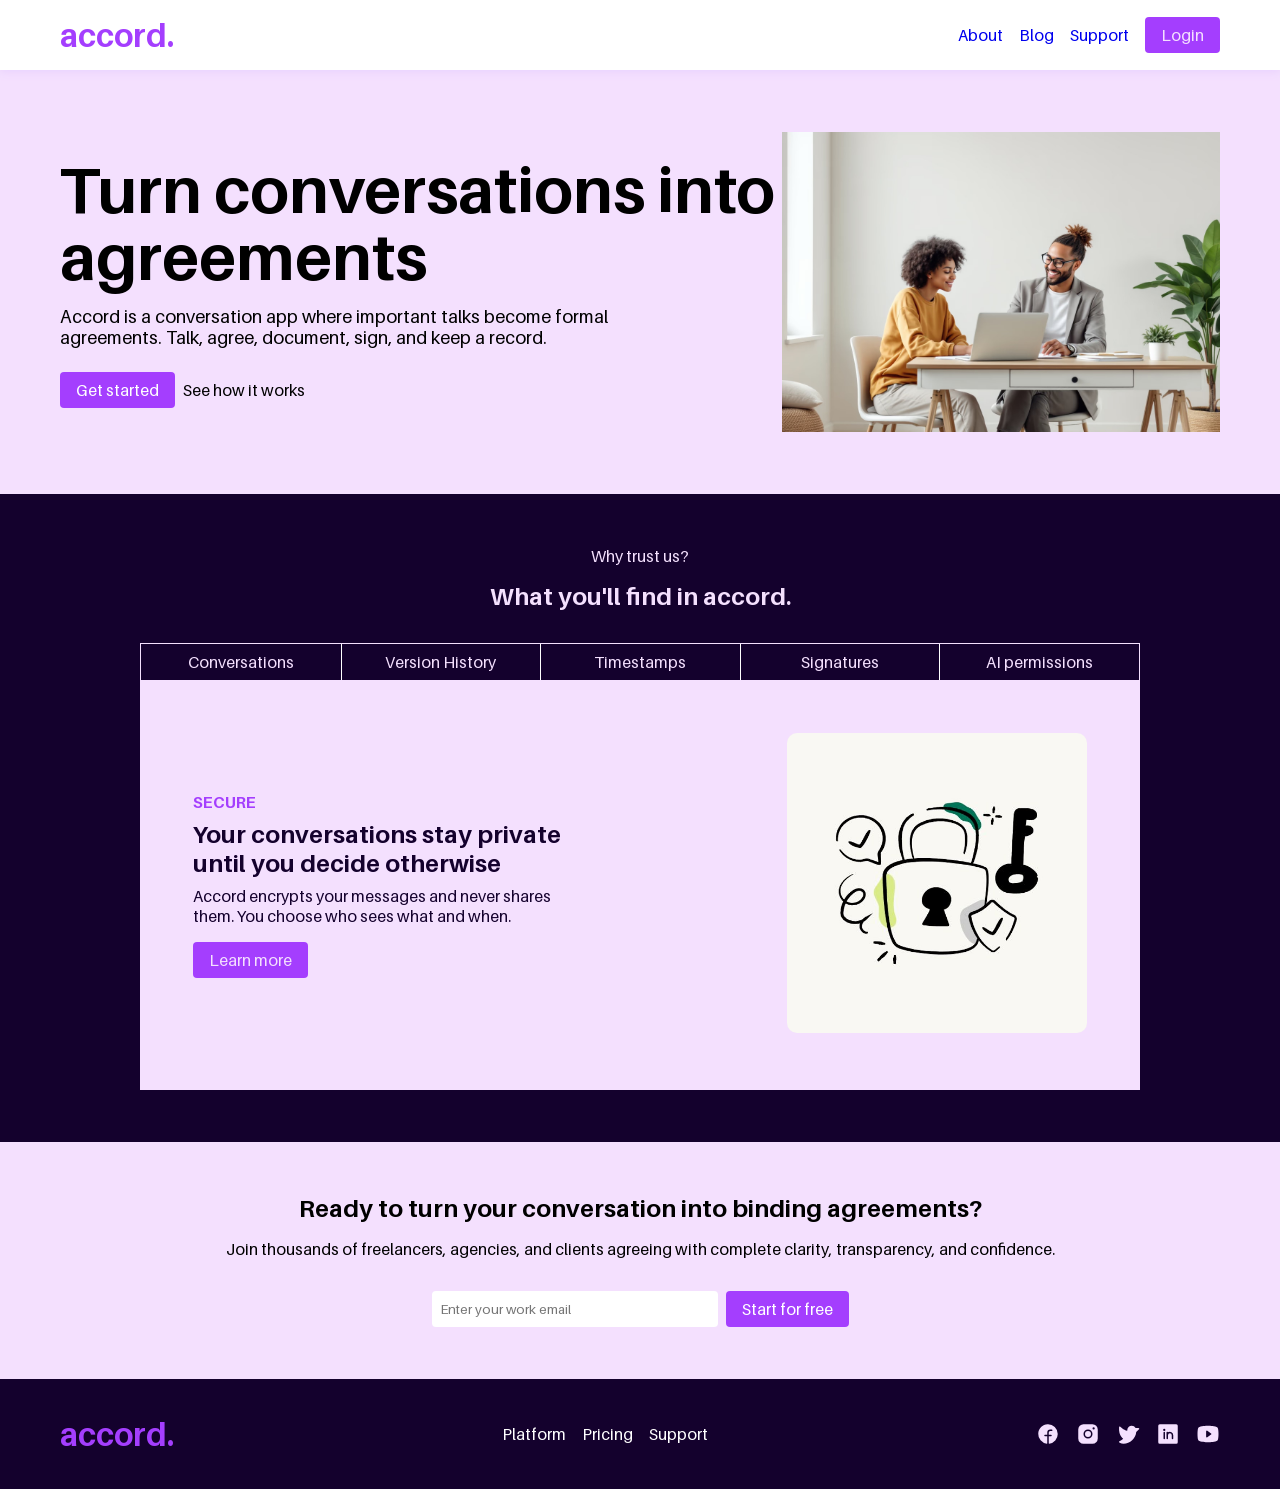
<file: index.html>
<!-- Next work on the desktop screens,
- add href to .logo 
- share favicon with other pages
- add back to top
- link sections in the footer -->
<!doctype html>
<html lang="en">
  <head>
    <meta charset="UTF-8" />
    <meta name="viewport" content="width=device-width, initial-scale=1.0" />
    <title>Welcome to Accord</title>
    <link rel="stylesheet" href="css/style.css" />
    <link rel="icon" type="image/svg+xml" href="assets/images/favicon.svg">
  </head>

  <body>
    <header>
      <div class="navbar">
        <h1 class="logo">accord.</h1>
        <ul class="nav-links">
          <li><a href="about.html">About</a></li>
          <li><a href="blog.html">Blog</a></li>
          <li><a href="support.html">Support</a></li>
          <li>
            <a href="pages/auth/login.html"><button
                class="btn-cta">Login</button></a>
          </li>
        </ul>
      </div>
    </header>

    <main>
      <!-- hero section -->

      <section class="hero">
        <div class="hero-container">
          <div class="hero-text-cta">
            <div class="hero-text">
              <h1>Turn conversations into agreements</h1>
              <p>
                Accord is a conversation app where important talks become formal
                agreements. Talk, agree, document, sign, and keep a record.
              </p>
            </div>
            <div class="hero-btn-cta">
              <button class="btn-cta">
                <a href="pages/auth/signup.html">Get started</a>
              </button>
              <button class="o-cta">
                <a href="../pages/about.html">See how it works</a>
              </button>
            </div>
          </div>
          <div class="hero-image">
            <img id="hero1" src="../assets/images/hero1.jpg" alt="hero image" />
          </div>
        </div>
      </section>

      <!-- How accord works section -->
      <section class="step-section">
        <div class="steps-intro-text">
          <span class="step-caption">simple by design</span>
          <h2>How conversations become legally enforceable agreements</h2>
        </div>
        <div class="steps">
          <div class="step1">
            <img src="../assets/images/dp.jpg" alt="image of chat on phone" />
            <div>
              <span>01</span>
              <div>
                <h4>Start a conversation</h4>
                <p>
                  Open a thread with your client, partner, or contractor. Talk
                  freely about deliverables, terms, and expectations without
                  intimidating templates.
                </p>
              </div>
            </div>
          </div>

          <!-- step 2 -->
          <div class="step2">
            <img src="../assets/images/dp.jpg" />
            <div>
              <span>02</span>
              <div>
                <h4>Accord drafts the terms</h4>
                <p>
                  As terms emerge (like ₦350k for brand redesign across 4
                  weeks), Accord structures them into clean, precise clauses
                  ready for review.
                </p>
              </div>
            </div>
          </div>

          <!-- step 3 -->
          <div class="step3">
            <img src="../assets/images/dp.jpg" />
            <div>
              <span>03</span>
              <div>
                <h4>Review together in sync</h4>
                <p>
                  Both parties preview the living Accord side-by-side. Suggest a
                  change in chat, and watch the document update live with mutual
                  consent.
                </p>
              </div>
            </div>
          </div>

          <!-- step 4 -->
          <div class="step4">
            <img src="../assets/images/dp.jpg" />
            <div>
              <span>04</span>
              <div>
                <h4>Sign & keep a record</h4>
                <p>
                  Execute with compliant cryptographic e-signatures. Receive
                  audit receipts and store all historical records in your secure
                  archive.
                </p>
              </div>
            </div>
          </div>
        </div>
      </section>

      <!-- features -->
      <section class="features-section">
        <div class="features-caption">
          <span>Why trust us?</span>
          <h2>What you'll find in accord.</h2>
        </div>

        <div class="feature-screens">
          <div class="feature-list">
            <button class="features-btn" id="feature1">Conversations</button>
            <button class="features-btn" id="feature2">Version History</button>
            <button class="features-btn" id="feature3">Timestamps</button>
            <button class="features-btn" id="feature4">Signatures</button>
            <button class="features-btn" id="feature5">AI permissions</button>
          </div>

          <div class="feature-display">
            <div class="feature-context">
              <div class="feature-text">
                <h4>Secure</h4>
                <h2>
                  Your conversations stay private until you decide otherwise
                </h2>
                <p>
                  Accord encrypts your messages and never shares them. You
                  choose who sees what and when.
                </p>
              </div>
              <div>
                <button>Learn more</button>
              </div>
            </div>
            <div class="feature-image">
              <img src="../assets/images/secure.jpg"
                alt="feature image" />
            </div>
          </div>

        </div>
      </section>

      <!-- testimonials -->
      <section class="testimonials-section">
        <div class="testimonial-captiom">
          <h3>Customer Testimonials</h3>
          <span>People use accord to turn talk into signed work</span>
        </div>
      </section>

      <!-- subscribe to newsletter -->
      <section class="newsletter-section">
        <div class="newsletter-text-container">
          <h2>Ready to turn your conversation into binding agreements?</h2>
          <p>
            Join thousands of freelancers, agencies, and clients agreeing with
            complete clarity, transparency, and confidence.
          </p>
        </div>
        <div class="form">
          <input type="email" placeholder="Enter your work email" size="36" />
          <button type="submit" class="btn-cta">Start for free</button>
        </div>
      </section>
    </main>

    <footer>
      <div>
        <h1 class="logo">accord.</h1>
        <div>
          <span>Platform</span>
          <span>Pricing</span>
          <span>Support</span>
        </div>
        <div class="socials">
          <!-- facebook -->
          <svg xmlns="http://www.w3.org/2000/svg" viewBox="0 0 256 256">
            <rect width="256" height="256" fill="none" />
            <path
              fill="currentColor"
              d="M232,128a104.16,104.16,0,0,1-91.55,103.26,4,4,0,0,1-4.45-4V152h24a8,8,0,0,0,8-8.53,8.17,8.17,0,0,0-8.25-7.47H136V112a16,16,0,0,1,16-16h16a8,8,0,0,0,8-8.53A8.17,8.17,0,0,0,167.73,80H152a32,32,0,0,0-32,32v24H96a8,8,0,0,0-8,8.53A8.17,8.17,0,0,0,96.27,152H120v75.28a4,4,0,0,1-4.44,4A104.15,104.15,0,0,1,24.07,124.09c2-54,45.74-97.9,99.78-100A104.12,104.12,0,0,1,232,128Z" />
          </svg>
          <!-- instagram -->
          <svg xmlns="http://www.w3.org/2000/svg" viewBox="0 0 256 256">
            <rect width="256" height="256" fill="none" />
            <path
              fill="currentColor"
              d="M160,128a32,32,0,1,1-32-32A32,32,0,0,1,160,128Zm72-48v96a56.06,56.06,0,0,1-56,56H80a56.06,56.06,0,0,1-56-56V80A56.06,56.06,0,0,1,80,24h96A56.06,56.06,0,0,1,232,80Zm-56,48a48,48,0,1,0-48,48A48.05,48.05,0,0,0,176,128Zm24-60a12,12,0,1,0-12,12A12,12,0,0,0,200,68Z" />
          </svg>
          <!-- twitter -->
          <svg xmlns="http://www.w3.org/2000/svg" viewBox="0 0 256 256">
            <rect width="256" height="256" fill="none" />
            <path
              fill="currentColor"
              d="M245.66,77.66l-29.9,29.9C209.72,177.58,150.67,232,80,232c-14.52,0-26.49-2.3-35.58-6.84-7.33-3.67-10.33-7.6-11.08-8.72a8,8,0,0,1,3.85-11.93c.26-.1,24.24-9.31,39.47-26.84a110.93,110.93,0,0,1-21.88-24.2c-12.4-18.41-26.28-50.39-22-98.18a8,8,0,0,1,13.65-4.92c.35.35,33.28,33.1,73.54,43.72V88a47.87,47.87,0,0,1,14.36-34.3A46.87,46.87,0,0,1,168.1,40a48.66,48.66,0,0,1,41.47,24H240a8,8,0,0,1,5.66,13.66Z" />
          </svg>
          <!-- linkedin -->
          <svg xmlns="http://www.w3.org/2000/svg" viewBox="0 0 256 256">
            <rect width="256" height="256" fill="none" />
            <path
              fill="currentColor"
              d="M216,24H40A16,16,0,0,0,24,40V216a16,16,0,0,0,16,16H216a16,16,0,0,0,16-16V40A16,16,0,0,0,216,24ZM96,176a8,8,0,0,1-16,0V112a8,8,0,0,1,16,0ZM88,96a12,12,0,1,1,12-12A12,12,0,0,1,88,96Zm96,80a8,8,0,0,1-16,0V140a20,20,0,0,0-40,0v36a8,8,0,0,1-16,0V112a8,8,0,0,1,15.79-1.78A36,36,0,0,1,184,140Z" />
          </svg>
          <!-- youtube -->
          <svg xmlns="http://www.w3.org/2000/svg" viewBox="0 0 256 256">
            <rect width="256" height="256" fill="none" />
            <path
              fill="currentColor"
              d="M234.33,69.52a24,24,0,0,0-14.49-16.4C185.56,39.88,131,40,128,40s-57.56-.12-91.84,13.12a24,24,0,0,0-14.49,16.4C19.08,79.5,16,97.74,16,128s3.08,48.5,5.67,58.48a24,24,0,0,0,14.49,16.41C69,215.56,120.4,216,127.34,216h1.32c6.94,0,58.37-.44,91.18-13.11a24,24,0,0,0,14.49-16.41c2.59-10,5.67-28.22,5.67-58.48S236.92,79.5,234.33,69.52Zm-73.74,65-40,28A8,8,0,0,1,108,156V100a8,8,0,0,1,12.59-6.55l40,28a8,8,0,0,1,0,13.1Z" />
          </svg>
        </div>
      </div>
    </footer>

    <script src="./js/script.js"></script>
  </body>
</html>
</file>
<file: css/style.css>
*,
*::before,
*::after {
  box-sizing: border-box;
  margin: 0;
  padding: 0;
  font-family: "Aileron";
}

@font-face {
  font-family: "Aileron";
  src:
    url("../assets/fonts/Aileron-BoldItalic.woff2") format("woff2"),
    url("../assets/fonts/Aileron-BoldItalic.woff") format("woff");
  font-weight: bold;
  font-style: italic;
  font-display: swap;
}

@font-face {
  font-family: "Aileron";
  src:
    url("../assets/fonts/Aileron-Heavy.woff2") format("woff2"),
    url("../assets/fonts/Aileron-Heavy.woff") format("woff");
  font-weight: 900;
  font-style: normal;
  font-display: swap;
}

@font-face {
  font-family: "Aileron";
  src:
    url("../assets/fonts/Aileron-HeavyItalic.woff2") format("woff2"),
    url("../assets/fonts/Aileron-HeavyItalic.woff") format("woff");
  font-weight: 900;
  font-style: italic;
  font-display: swap;
}

@font-face {
  font-family: "Aileron";
  src:
    url("../assets/fonts/Aileron-Italic.woff2") format("woff2"),
    url("../assets/fonts/Aileron-Italic.woff") format("woff");
  font-weight: normal;
  font-style: italic;
  font-display: swap;
}

@font-face {
  font-family: "Aileron";
  src:
    url("../assets/fonts/Aileron-Light.woff2") format("woff2"),
    url("../assets/fonts/Aileron-Light.woff") format("woff");
  font-weight: 300;
  font-style: normal;
  font-display: swap;
}

@font-face {
  font-family: "Aileron";
  src:
    url("../assets/fonts/Aileron-LightItalic.woff2") format("woff2"),
    url("../assets/fonts/Aileron-LightItalic.woff") format("woff");
  font-weight: 300;
  font-style: italic;
  font-display: swap;
}

@font-face {
  font-family: "Aileron";
  src:
    url("../assets/fonts/Aileron-Regular.woff2") format("woff2"),
    url("../assets/fonts/Aileron-Regular.woff") format("woff");
  font-weight: normal;
  font-style: normal;
  font-display: swap;
}

@font-face {
  font-family: "Aileron";
  src:
    url("../assets/fonts/Aileron-SemiBold.woff2") format("woff2"),
    url("../assets/fonts/Aileron-SemiBold.woff") format("woff");
  font-weight: 600;
  font-style: normal;
  font-display: swap;
}

@font-face {
  font-family: "Aileron";
  src:
    url("../assets/fonts/Aileron-SemiBoldItalic.woff2") format("woff2"),
    url("../assets/fonts/Aileron-SemiBoldItalic.woff") format("woff");
  font-weight: 600;
  font-style: italic;
  font-display: swap;
}

@font-face {
  font-family: "Aileron";
  src:
    url("../assets/fonts/Aileron-Thin.woff2") format("woff2"),
    url("../assets/fonts/Aileron-Thin.woff") format("woff");
  font-weight: 100;
  font-style: normal;
  font-display: swap;
}

@font-face {
  font-family: "Aileron";
  src:
    url("../assets/fonts/Aileron-ThinItalic.woff2") format("woff2"),
    url("../assets/fonts/Aileron-ThinItalic.woff") format("woff");
  font-weight: 100;
  font-style: italic;
  font-display: swap;
}

@font-face {
  font-family: "Aileron";
  src:
    url("../assets/fonts/Aileron-UltraLight.woff2") format("woff2"),
    url("../assets/fonts/Aileron-UltraLight.woff") format("woff");
  font-weight: 200;
  font-style: normal;
  font-display: swap;
}

@font-face {
  font-family: "Aileron";
  src:
    url("Aileron-UltraLightItalic.woff2") format("woff2"),
    url("Aileron-UltraLightItalic.woff") format("woff");
  font-weight: 200;
  font-style: italic;
  font-display: swap;
}

@font-face {
  font-family: "Aileron";
  src:
    url("../assets/fonts/Aileron-Black.woff2") format("woff2"),
    url("../assets/fonts/Aileron-Black.woff") format("woff");
  font-weight: 900;
  font-style: normal;
  font-display: swap;
}

@font-face {
  font-family: "Aileron";
  src:
    url("../assets/fonts/Aileron-BlackItalic.woff2") format("woff2"),
    url("../assets/fonts/Aileron-BlackItalic.woff") format("woff");
  font-weight: 900;
  font-style: italic;
  font-display: swap;
}

@font-face {
  font-family: "Aileron";
  src:
    url("../assets/fonts/Aileron-Bold.woff2") format("woff2"),
    url("../assets/fonts/Aileron-Bold.woff") format("woff");
  font-weight: bold;
  font-style: normal;
  font-display: swap;
}

svg {
  height: 24px;
  width: 24px;
  color: var(--lavender-veil);
}

svg:hover {
  background-color: var(--hyper-magenta);
  padding: 4px;
  border-radius: 100%;
}

:root {
  /* =========================================================
     1. SPACING
     Base unit: 4px
     Range: 0px - 72px
     ========================================================= */

  --space-0: 0;
  --space-1: 0.25rem; /* 4px */
  --space-2: 0.5rem; /* 8px */
  --space-3: 0.75rem; /* 12px */
  --space-4: 1rem; /* 16px */
  --space-5: 1.25rem; /* 20px */
  --space-6: 1.5rem; /* 24px */
  --space-7: 1.75rem; /* 28px */
  --space-8: 2rem; /* 32px */
  --space-9: 2.25rem; /* 36px */
  --space-10: 2.5rem; /* 40px */
  --space-11: 2.75rem; /* 44px */
  --space-12: 3rem; /* 48px */
  --space-13: 3.25rem; /* 52px */
  --space-14: 3.5rem; /* 56px */
  --space-15: 3.75rem; /* 60px */
  --space-16: 4rem; /* 64px */
  --space-17: 4.25rem; /* 68px */
  --space-18: 4.5rem; /* 72px */

  /* =========================================================
     2. TYPOGRAPHY
     ========================================================= */

  /* -------------------------
     Display / Large headings
     ------------------------- */

  --text-display: clamp(4rem, 8vw, 13.4375rem); /* 64px → 215px */

  --text-h1: 6rem; /* 96px */
  --text-h2: 4.5rem; /* 72px */
  --text-h3: 3.5rem; /* 56px */
  --text-h4: 2.5rem; /* 40px */
  --text-h5: 2rem; /* 32px */
  --text-h6: 1.5rem; /* 24px */

  /* -------------------------
     Responsive large headings
     Use these when headings
     need to scale with viewport
     ------------------------- */

  --text-h1-fluid: clamp(2rem, 5vw, 7rem);
  --text-h2-fluid: clamp(2.5rem, 5vw, 4.5rem);
  --text-h3-fluid: clamp(2rem, 4vw, 3.5rem);
  --text-h4-fluid: clamp(1.75rem, 3vw, 2.5rem);

  /* -------------------------
     Body
     ------------------------- */

  --text-body-lg: 1.125rem; /* 18px */
  --text-body: 1rem; /* 16px */
  --text-body-sm: 0.875rem; /* 14px */

  /* Caption */
  --text-caption: 0.75rem; /* 12px */

  /* =========================================================
     3. BRAND COLORS
     ========================================================= */

  --lavender-veil: #f4e0fe;
  --dark-amethyst: #14012d;
  --thistle: #e8d1fd;
  --hyper-magenta: #a43efe;
  --electric-royal: #0b128f;

  /* =========================================================
     4. NEUTRALS
     These support the brand colors.
     ========================================================= */

  --white: #ffffff;
  --black: #000000;

  --neutral-50: #fcfafd;
  --neutral-100: #f7f3fa;
  --neutral-200: #eee8f2;
  --neutral-300: #ddd4e3;
  --neutral-400: #b9afc0;
  --neutral-500: #918697;
  --neutral-600: #6e6375;
  --neutral-700: #4c414f;
  --neutral-800: #302634;
  --neutral-900: #1b1420;

  /* =========================================================
     5. BACKGROUNDS
     ========================================================= */

  --bg-primary: #ffffff;
  --bg-secondary: var(--neutral-50);
  --bg-tertiary: var(--lavender-veil);

  --bg-brand: var(--dark-amethyst);
  --bg-brand-soft: var(--lavender-veil);

  --bg-interactive: var(--hyper-magenta);
  --bg-interactive-hover: #8f2be5;
  --bg-interactive-active: #781fc5;

  --bg-accent: var(--electric-royal);

  /* =========================================================
     6. SURFACES
     ========================================================= */

  --surface-primary: #ffffff;
  --surface-secondary: #fcfafd;
  --surface-tertiary: #f4e0fe;

  --surface-raised: #ffffff;
  --surface-overlay: rgba(20, 1, 45, 0.04);

  --surface-brand: var(--dark-amethyst);
  --surface-brand-soft: var(--lavender-veil);

  /* =========================================================
     7. TEXT
     ========================================================= */

  --text-primary: var(--dark-amethyst);
  --text-secondary: #4c414f;
  --text-tertiary: #6e6375;
  --text-muted: #918697;

  --text-disabled: #b9afc0;

  --text-inverse: #ffffff;

  --text-brand: var(--hyper-magenta);
  --text-accent: var(--electric-royal);
}

header,
section,
footer {
  padding: 0px 60px;
}
header {
  position: sticky;
  top: 0;
  z-index: 100000;
  background-color: var(--bg-primary);
  filter: drop-shadow(0px 2px 4px var(--thistle));
}

.navbar {
  display: flex;
  justify-content: space-between;
  align-items: center;
  /* padding: var(--space-4) var(--space-6); */
  background-color: var(--bg-primary);
  /* box-shadow: 0 2px 4px rgba(0, 0, 0, 0.1); */
  padding: 16px 0px;
}

.nav-links {
  display: flex;
  gap: 16px;
  align-items: center;
}

.nav-links li {
  list-style: none;
}

.nav-links li a {
  text-decoration: none;
}
button {
  font-family: "Aileron";
  font-size: var(--text-brand);
}
button a {
  text-decoration: none;
  color: black;
}
.btn-cta {
  background-color: var(--bg-interactive);
  border: none;
  padding: 8px 16px;
  border-radius: 4px;
  cursor: pointer;
  color: var(--lavender-veil);
}

.btn-cta a {
  color: var(--text-inverse);
}

.o-cta {
  /* text-decoration: underline; */
  background-color: var(--lavender-veil);
  border: none;
}

.o-cta:hover {
  text-decoration: underline;
  /* font-weight: bold; */
}

main {
  background-color: var(--lavender-veil);
}
.logo {
  color: var(--hyper-magenta);
  letter-spacing: -9%;
}

/* Hero Section */
.hero-container {
  display: flex;
  justify-content: space-between;
  padding: 62px 0px;
}
@media screen and (max-width: 700px) {
  .hero-text > h1 {
    line-height: 105%;
    text-align: center;
  }

  .hero-text > p {
    text-align: center;
  }

  .hero-container {
    display: flex;
    gap: 32px;
    flex-wrap: wrap;
    flex: 2;
    align-items: center;
  }
}
.hero-text {
  display: flex;
  flex-direction: column;
  gap: 16px;
}
.hero-text > h1 {
  font-size: var(--text-h1-fluid);
  width: 720px;
  line-height: 105%;
}

.hero-text > p {
  font-size: var(--text-body-lg);
  width: 600px;
}

.hero-text-cta {
  display: flex;
  flex-direction: column;
  gap: 24px;
  align-self: center;
}

.hero-btn-cta {
  display: flex;
  gap: 8px;
}

#hero1 {
  display: block;
  width: auto;
  height: 300px;
}
/* How section */
section:nth-child(2) {
  background-color: var(--bg-primary);
}

.steps > div {
  display: flex;
  gap: 32px;
}

/* .step1 > div {
  order: -1;
} */

.steps > div > div > span {
  background-color: var(--hyper-magenta);
  padding: 6px;
  border-radius: 4px;
  align-self: start;
}
.steps > div > div > div > p {
  max-width: 220px;
}
.step1,
.step2,
.step3 {
  padding-bottom: 32px;
}

.step-section {
  padding-top: 52px;
  padding-bottom: 52px;
  display: flex;
  flex-direction: column;
  gap: 32px;
}

/* .step-caption {
    font-size: var(--text-caption);
} */
.steps-intro-text {
  text-align: center;
  display: flex;
  flex-direction: column;
  gap: 16px;
}
.steps > div > div {
  display: flex;
  flex-direction: column;
  gap: 8px;
}

/* features section styling */
.features-section {
  padding-top: 52px;
  padding-bottom: 52px;
  background-color: var(--dark-amethyst);
  color: var(--lavender-veil);
  display: flex;
  gap: 32px;
  flex-direction: column;
}
.features-caption {
  text-align: center;
  display: flex;
  flex-direction: column;
  gap: 16px;
}

.feature-screens {
  display: flex;
  flex-direction: column;
  align-self: center;
  /* gap: 32px; */
  border: 1px solid var(--lavender-veil);
  width: 1000px;
}
.feature-list {
  display: flex;
  border-bottom: 1px solid var(--lavender-veil);
}
.features-btn {
  background-color: var(--dark-amethyst);
  color: var(--lavender-veil);
  border: none;
  border-left: 1px solid white;
  padding: 8px 16px;
  width: calc(1000px / 5);
}
.features-btn:hover {
  background-color: var(--lavender-veil);
  color: var(--dark-amethyst);
  cursor: pointer;
  border-bottom: 1px solid var(--dark-amethyst);
  opacity: 50%;
}
.features-btn:focus {
  background-color: var(--lavender-veil);
  color: var(--dark-amethyst);
}
.features-btn:active {
  background-color: var(--lavender-veil);
  color: var(--dark-amethyst);
}
.features-btn:nth-child(1) {
  border-left: none;
}

.feature-display {
  display: flex;
  justify-content: space-between;
  /* height: 50dvh; */
  padding: 52px;
  background-color: var(--lavender-veil);
  color: var(--dark-amethyst);
}

.feature-context {
  width: 400px;
  display: flex;
  justify-content: center;
  flex-direction: column;
  gap: 16px;
}
.feature-text {
  display: flex;
  flex-direction: column;
  gap: 8px;
}
.feature-text > h4 {
  text-transform: uppercase;
  color: var(--text-brand);
}
.feature-context button {
  background-color: var(--hyper-magenta);
  color: var(--lavender-veil);
  border: none;
  padding: 8px 16px;
  border-radius: 4px;
  cursor: pointer;
}

.feature-image > img {
  width: 300px;
  height: 300px;
  aspect-ratio: 1/1;
  border-radius: 10px;
}

/* newsletter section */
.newsletter-section {
  padding-bottom: 52px;
  padding-top: 52px;
  text-align: center;
  display: flex;
  flex-direction: column;
  gap: 32px;
}

.newsletter-text-container {
  display: flex;
  flex-direction: column;
  gap: 16px;
}
.form {
  display: flex;
  flex-direction: row;
  justify-content: center;
  gap: 8px;
}
.form input {
  border: none;
  padding: 8px 8px;
  border-radius: 4px;
}
.form button {
  color: white;
}
/* Footer Section Stylings */
footer {
  background-color: var(--bg-brand);
  color: var(--bg-primary);
}
footer > div {
  display: flex;
  justify-content: space-between;
  flex-direction: row;
  align-items: center;
  padding: 36px 0px;
}
footer > div > div {
  display: flex;
  gap: 16px;
}

.step-section,
.testimonials-section {
  display: none;
}
</file>
